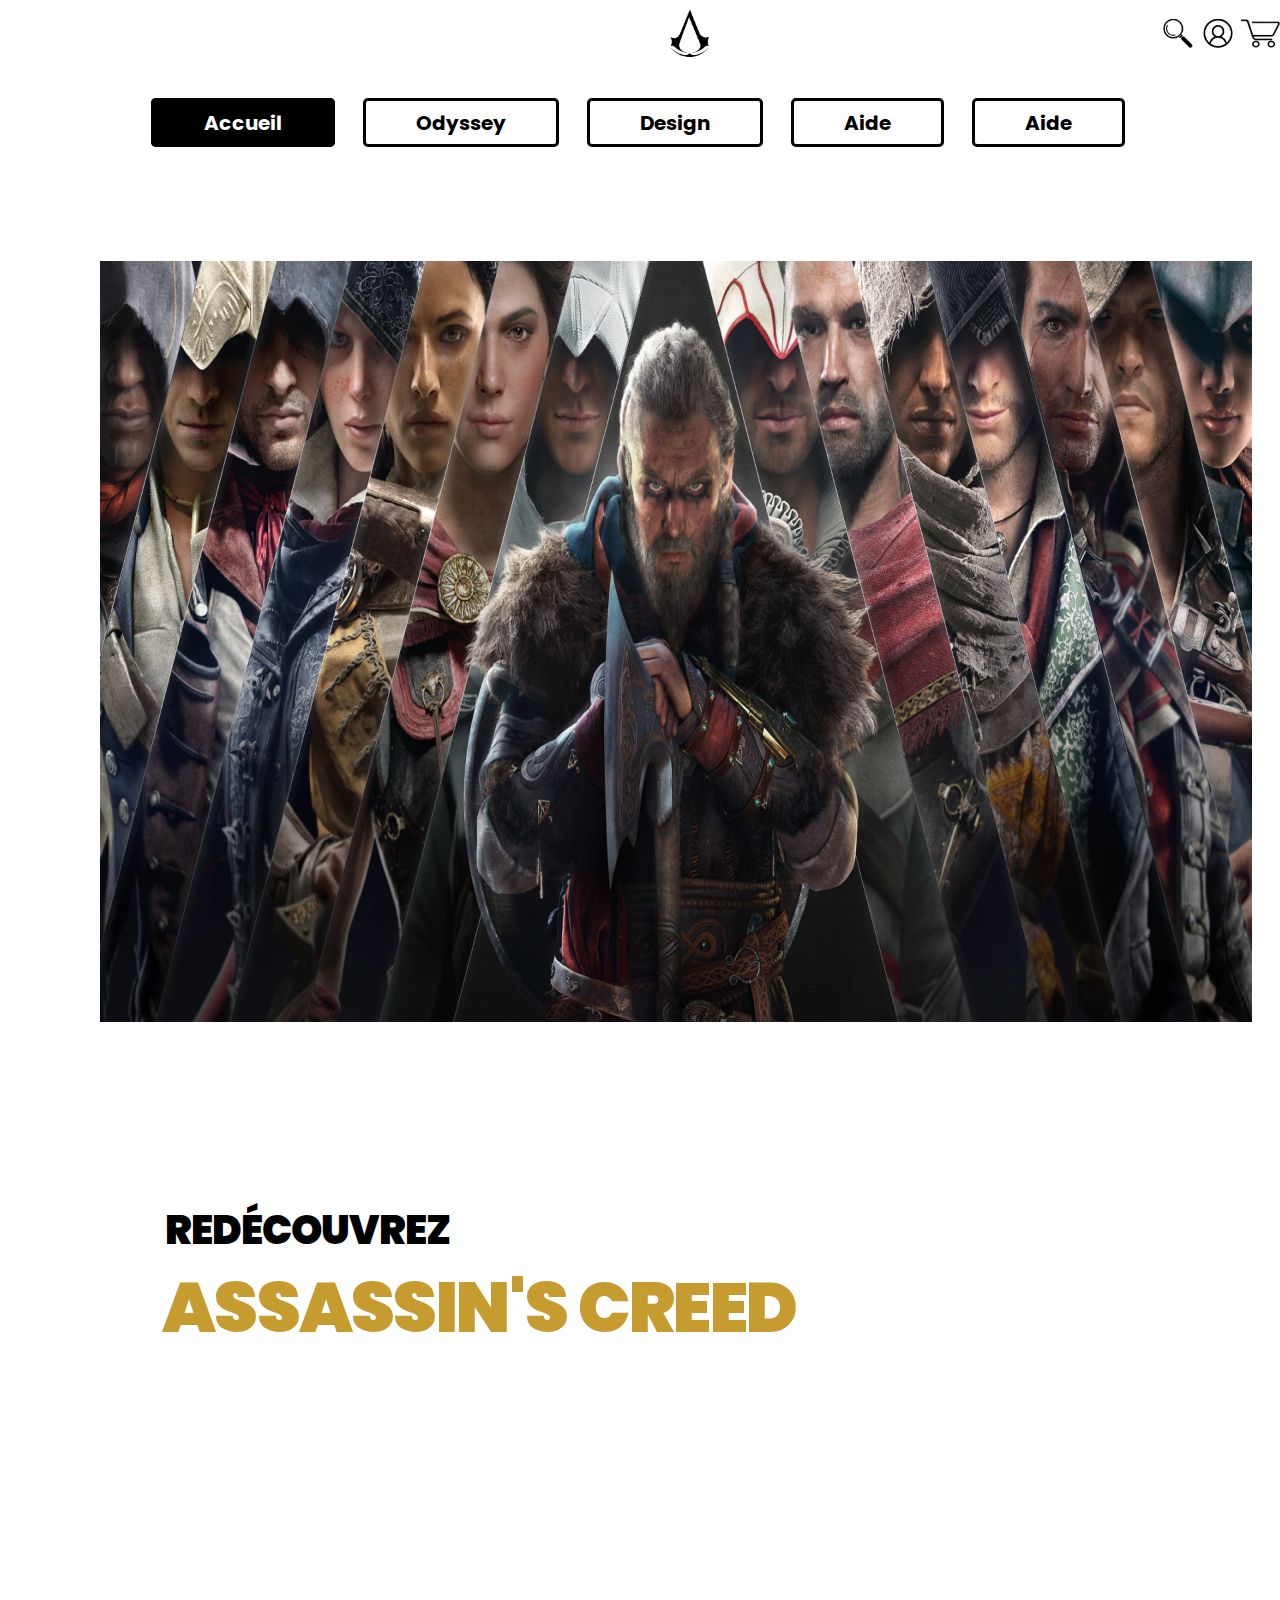
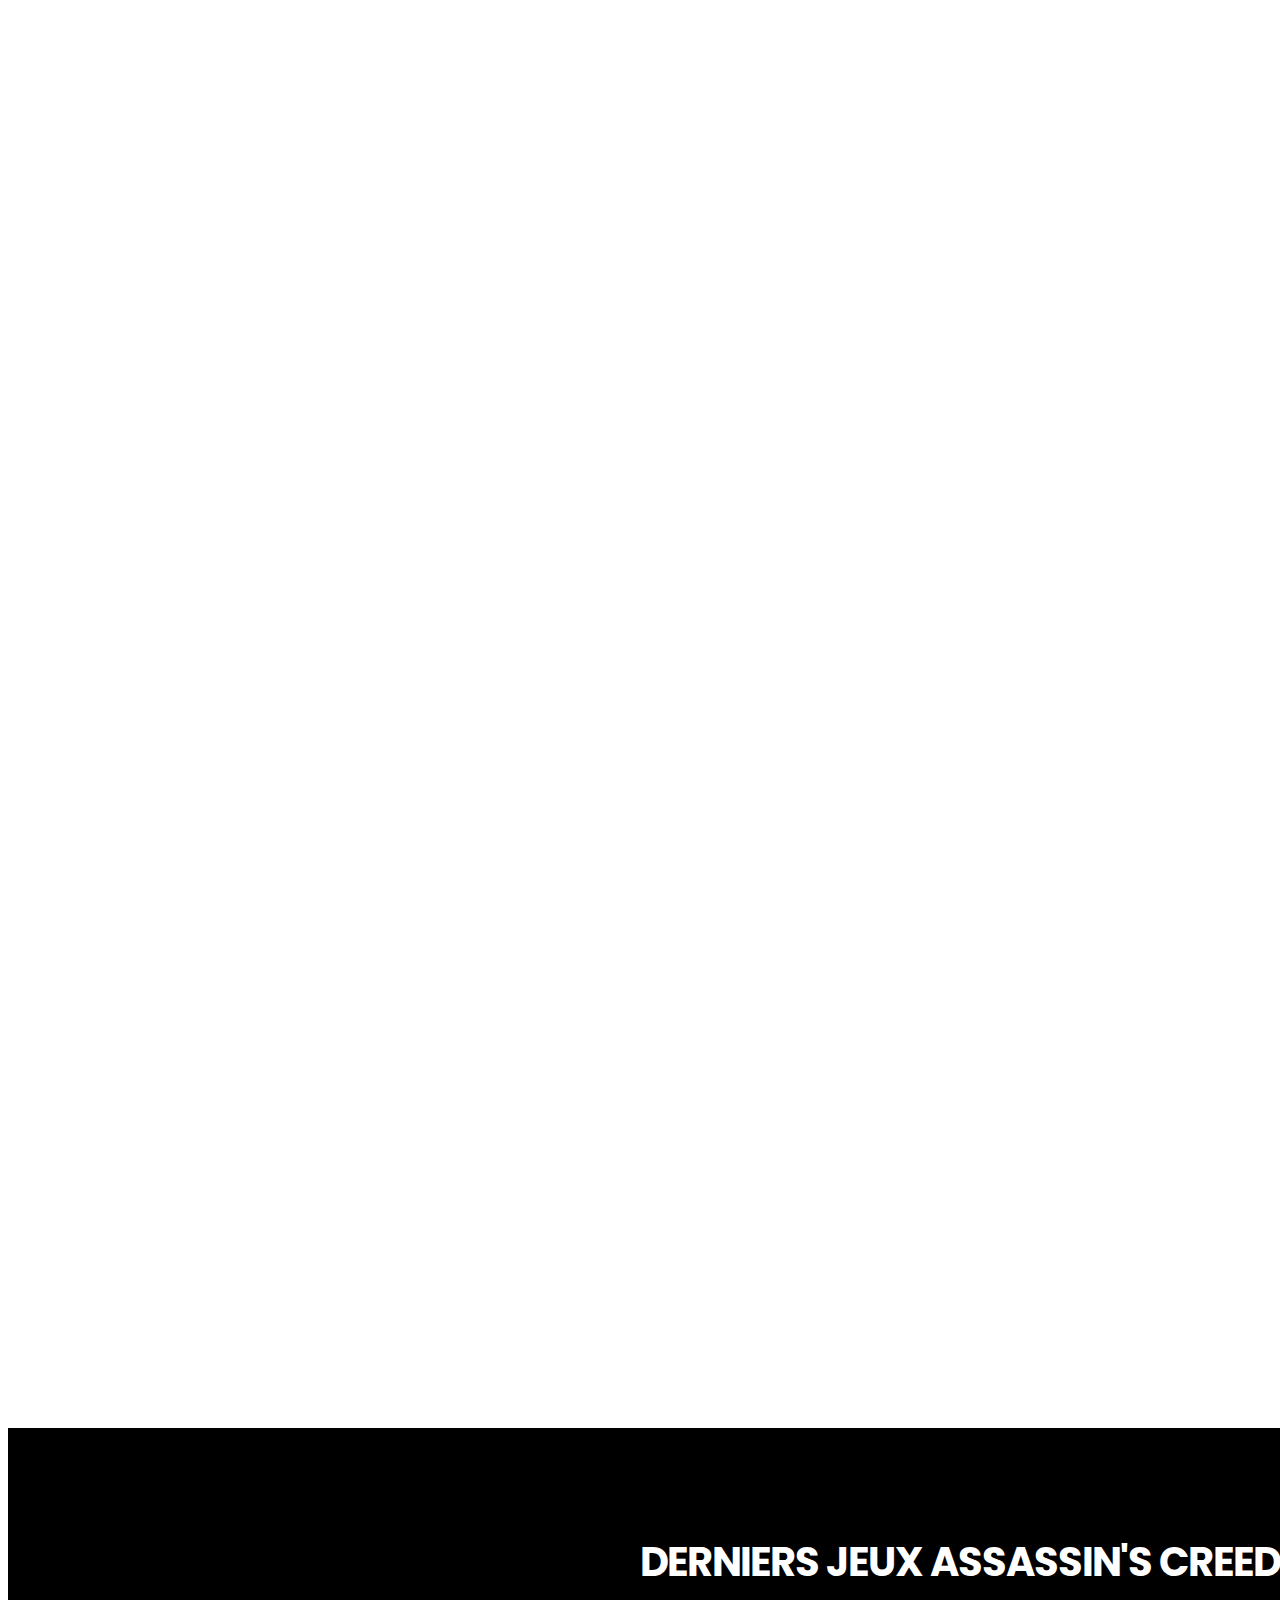
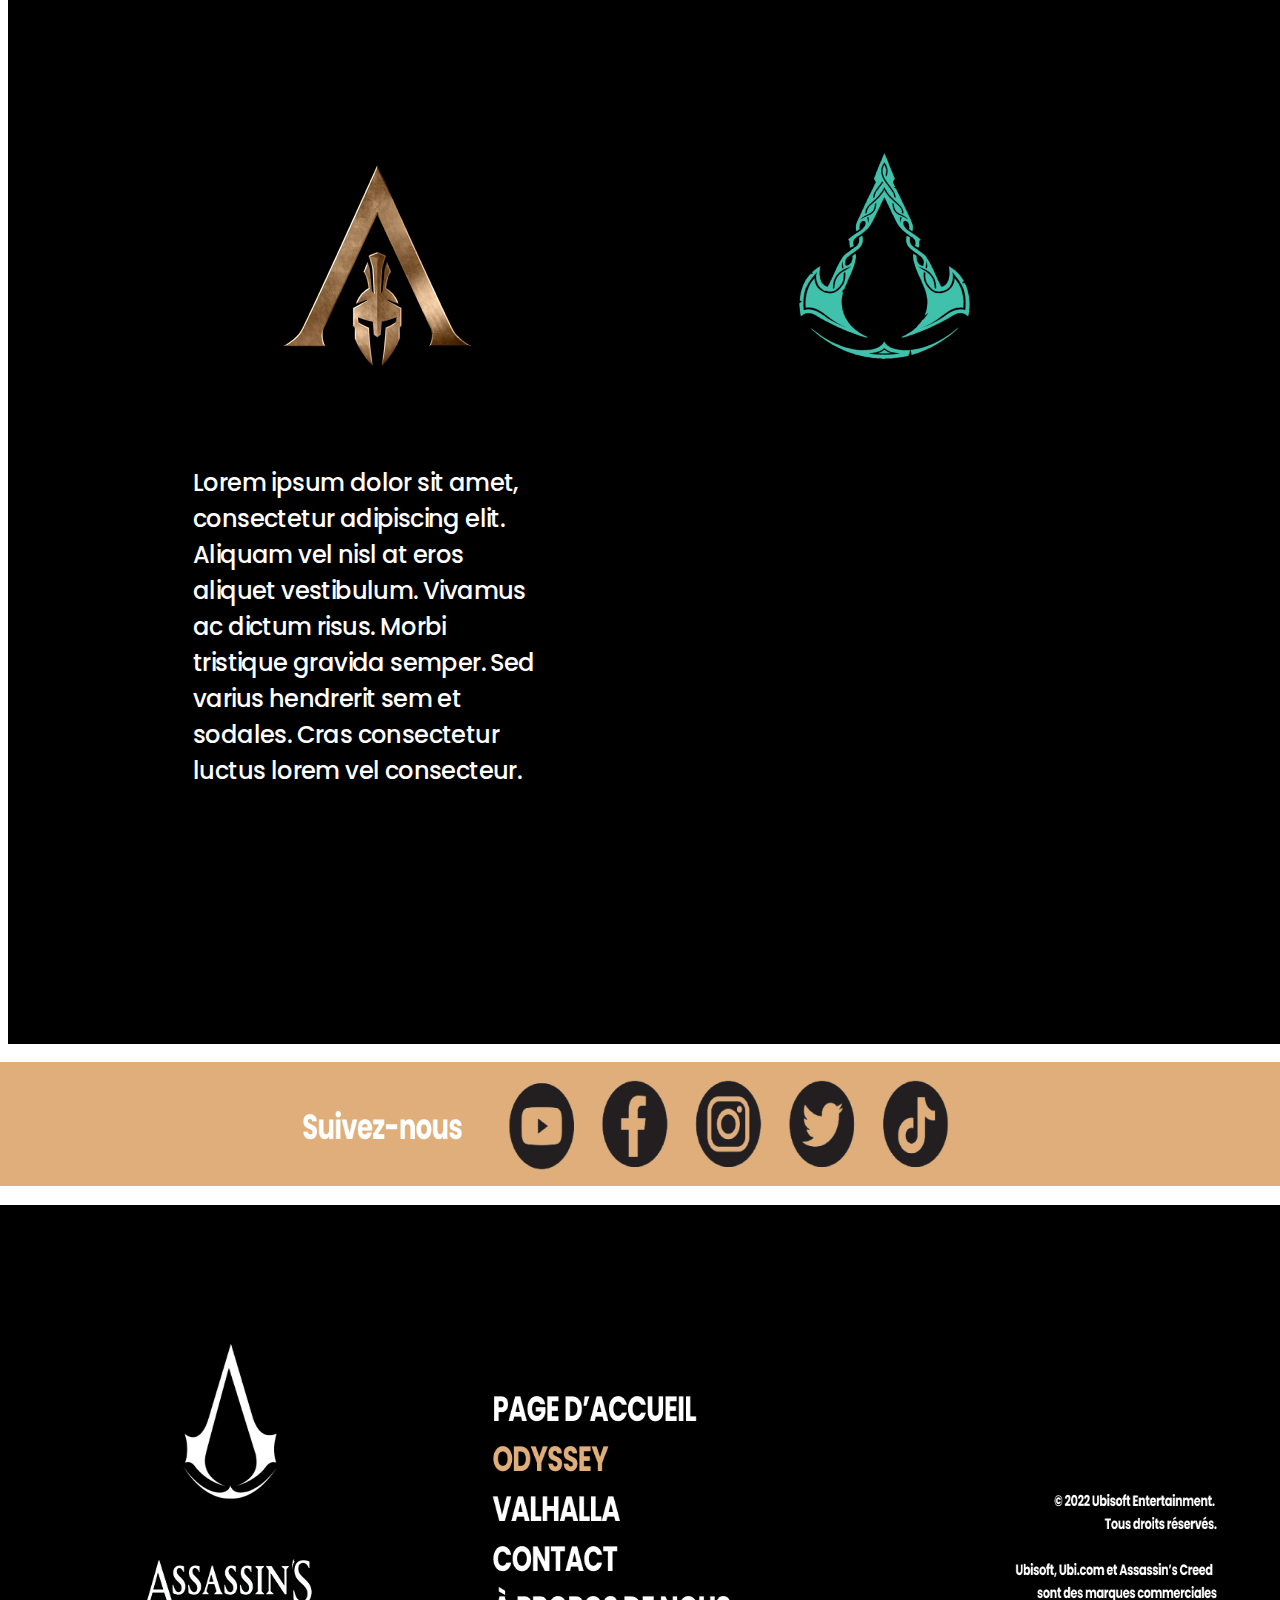
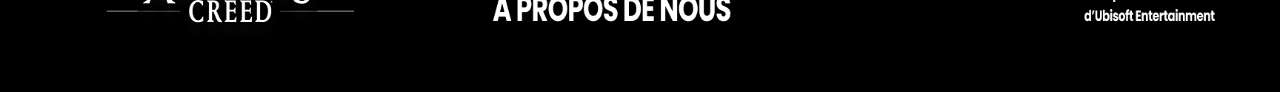
<file: index.html>
<!DOCTYPE html>
<html lang="en">

<head>
    <meta charset="UTF-8">
    <meta http-equiv="X-UA-Compatible" content="IE=edge">
    <meta name="viewport" content="width=device-width, initial-scale=1.0">
    <title>Accueil</title>
    <link rel="stylesheet" href="./css/css.css">
    <link href="https://fonts.googleapis.com/css?family=Poppins&display=swap" rel="stylesheet" />
</head>

<body>
    <header>
        <div class="menu">
            <p>
                <img src="./images/header.png" class="header">
            </p>
            <ul>
                <a class="active" href="./index.html">Accueil</a>&ensp;&ensp;&ensp;
                <a class="menu" href="./html/Odyssey.html">Odyssey</a>&ensp;&ensp;&ensp;
                <a class="menu" href="./html/page2.html">Design</a>&ensp;&ensp;&ensp;
                <a class="menu" <a href="./html/Aide.html">Aide</a>&ensp;&ensp;&ensp;
                <a class="menu" <a href="./html/Aide.html">Aide</a>
                <ul>
        </div>
    </header>

    <div>
        <img src="./images/heroes.png" class="banner">
    </div>

    <div>
        <p class="texte1">REDÉCOUVREZ</p>
        <p class="texte2">ASSASSIN'S CREED</p>
    </div>

    <div class="description">
        <p class="titre3">DERNIERS JEUX ASSASSIN'S CREED</p>

        <img class="logo2" src="./images/odysseyIcon 2.png">
        <p class="desc1">Lorem ipsum dolor sit amet, consectetur adipiscing elit. Aliquam vel nisl at eros aliquet
            vestibulum. Vivamus ac dictum risus. Morbi tristique gravida semper. Sed varius hendrerit sem et sodales.
            Cras consectetur luctus lorem vel consecteur.</p>
        <img class="logo3" src="./images/valhallaIcon2 1.png">
        <p class="desc2">Lorem ipsum dolor sit amet, consectetur adipiscing elit. Aliquam vel nisl at eros aliquet
            vestibulum. Vivamus ac dictum risus. Morbi tristique gravida semper. Sed varius hendrerit sem et sodales.
            Cras consectetur luctus lorem vel consectetur. </p>
    </div>

    <div>
        <img class="footer" src="./images/footer (1).png">
    </div>
</body>

</html>
</file>
<file: css/css.css>
/*elements header*/
.header {
    position: relative;
    width: 90%;
    height: auto;
    left: 120px;
    top: 0px;
    margin-top: -50px;
}

/*menu*/
.menu {
    overflow: visible;
    text-align: center;
    font-family: Poppins;
    margin-top: 50px;
}

.menu a {
    color: black;
    text-align: center;
    font-weight: bold;
    padding: 7.5px 50px;
    font-size: 20px;
    text-decoration: none;

    border: 1mm solid black;
    border-color: #000000;
    border-radius: 5px;
}

.menu a.active {
    background-color: black;
    color: white;
}

.menu a:hover {
    background-color: black;
    color: white;
}

.menu ul {
    display: inline-block;
    list-style-type: none;
}

/*bannière*/
img.banner {
    position: absolute;
    width: 90%;
    height: 761px;
    left: 100px;
    top: 261px;
}

/* "redecouvrez assasins creed" */
p.texte1 {
    position: absolute;
    width: 280px;
    height: 60px;
    left: 165px;
    top: 1160px;

    font-family: 'Poppins';
    font-weight: 1000;
    font-size: 40px;
    line-height: 60px;
    letter-spacing: -0.025em;
    color: #000000;
}

p.texte2 {
    position: absolute;
    width: 670px;
    height: 105px;
    left: 162px;
    top: 1185px;

    font-family: 'Poppins';
    font-weight: 1000;
    font-size: 70px;
    line-height: 105px;
    letter-spacing: -0.025em;
    color: #C69C30;
}

img.hero1 {
    position: absolute;
    width: 1062.68px;
    height: 716.68px;
    left: 120px;
    top: 1334px;
}

img.hero2 {
    position: absolute;
    width: 1057.68px;
    height: 716.68px;
    left: 739px;
    top: 2165px;
}

p.titre1 {
    position: absolute;
    width: 260px;
    height: 60px;
    left: 1459px;
    top: 1376px;

    font-family: 'Poppins';
    font-style: normal;
    font-weight: 700;
    font-size: 40px;
    line-height: 60px;
    /* identical to box height */

    letter-spacing: -0.025em;

    color: #000000;
}

p.loremIpsum1 {
    position: absolute;
    width: 280px;
    height: 559px;
    left: 1459px;
    top: 1449px;

    font-family: 'Poppins';
    font-style: normal;
    font-weight: 500;
    font-size: 24px;
    line-height: 36px;
    letter-spacing: -0.025em;

    color: #000000;
}

p.titre2 {
    position: absolute;
    width: 260px;
    height: 60px;
    left: 265px;
    top: 2222px;

    font-family: 'Poppins';
    font-style: normal;
    font-weight: 700;
    font-size: 40px;
    line-height: 60px;
    /* identical to box height */

    letter-spacing: -0.025em;

    color: #000000;
}

p.loremIpsum2 {
    position: absolute;
    width: 280px;
    height: 544px;
    left: 265px;
    top: 2295px;

    font-family: 'Poppins';
    font-style: normal;
    font-weight: 500;
    font-size: 24px;
    line-height: 36px;
    letter-spacing: -0.025em;

    color: #000000;
}

/*description*/
div.description {
    position: absolute;
    width: 100%;
    height: 1216px;
    top: 3028px;

    background-color: #000000;
}

p.titre3 {
    position: relative;
    width: 659px;
    height: 60px;
    left: 632px;
    top: 64px;

    font-family: 'Poppins';
    font-style: normal;
    font-weight: 700;
    font-size: 40px;
    line-height: 60px;
    /* identical to box height */

    letter-spacing: -0.025em;
    text-transform: uppercase;

    color: #FFFFFF;
}

img.logo2 {
    position: relative;
    float: left;
    width: 358px;
    height: 227px;
    left: 190px;
    top: 182px;
}

p.desc1 {
    position: relative;
    width: 342px;
    height: 343px;
    left: 185px;
    top: 270px;

    font-family: 'Poppins';
    font-style: normal;
    font-weight: 500;
    font-size: 24px;
    line-height: 36px;
    letter-spacing: -0.025em;

    color: #FFFFFF;
}

img.logo3 {
    position: relative;
    float: right;
    width: 207px;
    height: 206px;
    left: -300px;
    top: -182px;
}

p.desc2 {
    position: relative;
    width: 342px;
    height: 343px;
    left: 1345px;
    top: 140px;

    font-family: 'Poppins';
    font-style: normal;
    font-weight: 500;
    font-size: 24px;
    line-height: 36px;
    letter-spacing: -0.025em;

    color: #FFFFFF;
}

img.social {
    position: relative;
    left: 23.61%;
    right: 23.32%;
    top: 87.12%;
    bottom: 10.12%;
}

img.footer {
    position: absolute;
    width: 100%;
    height: 630px;
    left: 0px;
    top: 4262px;
}
</file>
